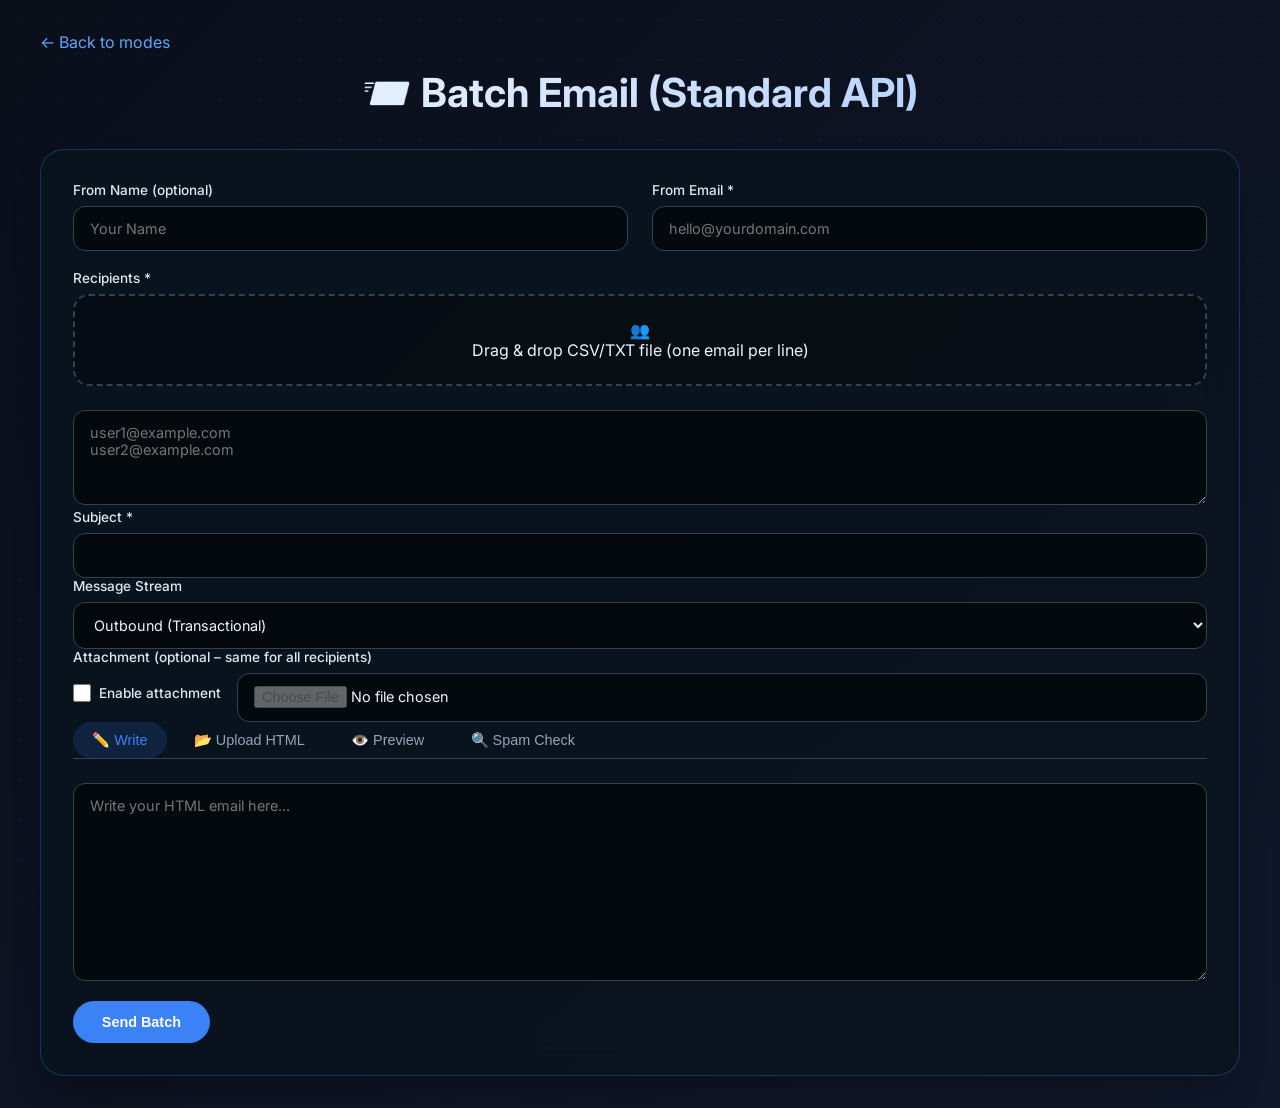
<file: frontend/batch.html>
<!DOCTYPE html>
<html lang="en">
<head>
    <meta charset="UTF-8">
    <meta name="viewport" content="width=device-width, initial-scale=1.0">
    <title>Batch Email – Postmark Flow</title>
    <link href="https://fonts.googleapis.com/css2?family=Inter:wght@300;400;500;600;700&display=swap" rel="stylesheet">
    <link rel="stylesheet" href="css/style.css">
</head>
<body>
    <div class="container">
        <a href="index.html" class="back-link">← Back to modes</a>
        <h1>📨 Batch Email (Standard API)</h1>
        <div class="form-card">
            <div class="form-row">
                <div class="form-group"><label>From Name (optional)</label><input type="text" id="fromName" placeholder="Your Name"></div>
                <div class="form-group"><label>From Email *</label><input type="email" id="fromEmail" placeholder="hello@yourdomain.com"></div>
            </div>
            <div class="form-group">
                <label>Recipients *</label>
                <div class="drag-zone" id="recipientDragZone" onclick="document.getElementById('recipientFile').click()" ondragover="dragOver(event)" ondragleave="dragLeave(event)" ondrop="dropRecipientsBatch(event)">
                    <div class="drag-icon">👥</div><div class="drag-text">Drag & drop CSV/TXT file (one email per line)</div>
                </div>
                <input type="file" id="recipientFile" accept=".csv,.txt" style="display:none">
                <div id="recipientBadge" class="file-badge" style="display:none"></div>
                <textarea id="recipients" rows="4" placeholder="user1@example.com&#10;user2@example.com" style="margin-top:0.5rem;"></textarea>
            </div>
            <div class="form-group"><label>Subject *</label><input type="text" id="subject"></div>
            
            <!-- Message Stream Selector -->
            <div class="form-group">
                <label>Message Stream</label>
                <select id="messageStream">
                    <option value="outbound">Outbound (Transactional)</option>
                    <option value="broadcast">Broadcast (Marketing)</option>
                </select>
            </div>

            <!-- Attachment row -->
            <div class="form-group">
                <label>Attachment (optional – same for all recipients)</label>
                <div class="attachment-row">
                    <label>
                        <input type="checkbox" id="attachCheckbox"> Enable attachment
                    </label>
                    <input type="file" id="attachmentFile" disabled>
                    <div id="attachmentInfo" class="file-badge" style="display:none"></div>
                </div>
            </div>
            
            <!-- Tabs: Write, Upload, Preview, Spam -->
            <div class="tabs" id="tabs">
                <button class="tab-btn active" data-tab="write">✏️ Write</button>
                <button class="tab-btn" data-tab="upload">📂 Upload HTML</button>
                <button class="tab-btn" data-tab="preview">👁️ Preview</button>
                <button class="tab-btn" data-tab="spam">🔍 Spam Check</button>
            </div>

            <!-- Write Tab -->
            <div id="writeTab" class="tab-pane active">
                <textarea id="htmlBody" rows="10" placeholder="Write your HTML email here..."></textarea>
            </div>

            <!-- Upload Tab (Drag & Drop) -->
            <div id="uploadTab" class="tab-pane">
                <div class="drag-zone" id="htmlDragZone" 
                     onclick="document.getElementById('htmlFileInput').click()" 
                     ondragover="dragOver(event)" 
                     ondragleave="dragLeave(event)" 
                     ondrop="dropHtmlFile(event)">
                    <div class="drag-icon">📄</div>
                    <div class="drag-text">Drag & drop an HTML file here<br>or click to select</div>
                </div>
                <input type="file" id="htmlFileInput" accept=".html,.htm" style="display:none">
                <div id="htmlUploadBadge" class="file-badge" style="display:none; margin-top:0.5rem;"></div>
            </div>

            <!-- Preview Tab -->
            <div id="previewTab" class="tab-pane">
                <div id="previewContent" class="preview-box"></div>
            </div>

            <!-- Spam Tab -->
            <div id="spamTab" class="tab-pane">
                <div id="spamResult" class="preview-box"></div>
                <button class="btn btn-secondary" style="width:100%; margin-top:1rem" onclick="checkSpamBatch()">🔍 Check Spam Score</button>
            </div>
            
            <button class="btn btn-primary" onclick="sendBatch()">Send Batch</button>
            <div id="result"></div>
        </div>
    </div>
    <script src="js/main.js"></script>
    <script>
        // Attachment handling (unchanged)
        let attachmentBase64 = null, attachmentName = null, attachmentType = null;
        const attachCheckbox = document.getElementById('attachCheckbox');
        const attachmentFile = document.getElementById('attachmentFile');
        attachCheckbox.addEventListener('change', () => {
            attachmentFile.disabled = !attachCheckbox.checked;
            if (!attachCheckbox.checked) {
                attachmentBase64 = null;
                document.getElementById('attachmentInfo').style.display = 'none';
                attachmentFile.value = '';
            }
        });
        attachmentFile.addEventListener('change', async (e) => {
            const file = e.target.files[0];
            if (file && attachCheckbox.checked) {
                attachmentBase64 = await fileToBase64(file);
                attachmentName = file.name;
                attachmentType = file.type;
                document.getElementById('attachmentInfo').textContent = `📎 ${file.name} ready`;
                document.getElementById('attachmentInfo').style.display = 'inline-block';
            } else {
                attachmentBase64 = null;
                document.getElementById('attachmentInfo').style.display = 'none';
            }
        });

        // Drag & drop for recipients
        window.dropRecipientsBatch = (e) => {
            e.preventDefault();
            const zone = e.currentTarget;
            zone.classList.remove('drag-over');
            const file = e.dataTransfer.files[0];
            if (file && (file.name.endsWith('.csv') || file.name.endsWith('.txt'))) processRecipientFile(file, 'recipients', 'recipientBadge');
            else alert('Please drop a CSV or TXT file');
        };
        document.getElementById('recipientFile').addEventListener('change', (e) => { if (e.target.files[0]) processRecipientFile(e.target.files[0], 'recipients', 'recipientBadge'); });

        // HTML file upload (drag & drop) logic
        function dropHtmlFile(e) {
            e.preventDefault();
            const zone = e.currentTarget;
            zone.classList.remove('drag-over');
            const file = e.dataTransfer.files[0];
            if (file && (file.name.endsWith('.html') || file.name.endsWith('.htm'))) {
                const reader = new FileReader();
                reader.onload = (ev) => {
                    const htmlContent = ev.target.result;
                    document.getElementById('htmlBody').value = htmlContent;
                    document.getElementById('previewContent').innerHTML = htmlContent;
                    document.getElementById('htmlUploadBadge').textContent = `✅ ${file.name} loaded`;
                    document.getElementById('htmlUploadBadge').style.display = 'inline-block';
                    zone.classList.add('success');
                    setTimeout(() => zone.classList.remove('success'), 1500);
                    // Switch to Preview tab automatically
                    document.querySelector('.tab-btn[data-tab="preview"]').click();
                };
                reader.readAsText(file);
            } else {
                alert('Please drop an HTML file (.html or .htm)');
            }
        }

        // Click to select HTML file
        document.getElementById('htmlFileInput').addEventListener('change', (e) => {
            const file = e.target.files[0];
            if (file) {
                const reader = new FileReader();
                reader.onload = (ev) => {
                    const htmlContent = ev.target.result;
                    document.getElementById('htmlBody').value = htmlContent;
                    document.getElementById('previewContent').innerHTML = htmlContent;
                    document.getElementById('htmlUploadBadge').textContent = `✅ ${file.name} loaded`;
                    document.getElementById('htmlUploadBadge').style.display = 'inline-block';
                    // Switch to Preview tab
                    document.querySelector('.tab-btn[data-tab="preview"]').click();
                };
                reader.readAsText(file);
            }
        });

        // Tabs logic (updated to include uploadTab)
        const tabs = document.querySelectorAll('.tab-btn');
        const panes = {
            write: document.getElementById('writeTab'),
            upload: document.getElementById('uploadTab'),
            preview: document.getElementById('previewTab'),
            spam: document.getElementById('spamTab')
        };
        tabs.forEach(btn => {
            btn.addEventListener('click', () => {
                const tab = btn.dataset.tab;
                tabs.forEach(b => b.classList.remove('active'));
                btn.classList.add('active');
                Object.values(panes).forEach(p => p.classList.remove('active'));
                panes[tab].classList.add('active');
                if (tab === 'preview') {
                    document.getElementById('previewContent').innerHTML = document.getElementById('htmlBody').value;
                }
            });
        });
        document.getElementById('htmlBody').addEventListener('input', () => {
            if (panes.preview.classList.contains('active')) {
                document.getElementById('previewContent').innerHTML = document.getElementById('htmlBody').value;
            }
        });

        // Spam check wrapper
        async function checkSpamBatch() { await checkSpam('htmlBody', 'spamResult'); }

        // Send batch with progress page redirect
        async function sendBatch() {
            const fromName = document.getElementById('fromName').value;
            const fromEmail = document.getElementById('fromEmail').value;
            const recipientsRaw = document.getElementById('recipients').value;
            const recipients = recipientsRaw.split('\n').filter(r => r.trim());
            const subject = document.getElementById('subject').value;
            const html = document.getElementById('htmlBody').value;
            const messageStream = document.getElementById('messageStream').value;
            
            if (!fromEmail || recipients.length === 0 || !subject) { 
                alert('Fill From Email, at least one recipient, and Subject'); 
                return; 
            }
            
            const payload = { 
                FromName: fromName, 
                FromEmail: fromEmail, 
                Recipients: recipients, 
                Subject: subject, 
                HtmlBody: html,
                MessageStream: messageStream
            };
            if (attachCheckbox.checked && attachmentBase64) {
                payload.Attachments = [{ Name: attachmentName, Content: attachmentBase64, ContentType: attachmentType }];
            }
            
            const resultDiv = document.getElementById('result');
            resultDiv.innerHTML = `<div class="alert">📤 Starting batch send... Redirecting to progress page...</div>`;
            
            try {
                const res = await fetch('/api/send/batch', { 
                    method: 'POST', 
                    headers: { 'Content-Type': 'application/json' }, 
                    body: JSON.stringify(payload) 
                });
                const data = await res.json();
                if (data.success) {
                    setTimeout(() => {
                        window.location.href = 'progress.html';
                    }, 1000);
                    resultDiv.innerHTML = `<div class="alert alert-success">✅ Batch started! Redirecting to progress monitor...</div>`;
                } else {
                    resultDiv.innerHTML = `<div class="alert alert-error">❌ Error: ${data.error}</div>`;
                }
            } catch(e) {
                resultDiv.innerHTML = `<div class="alert alert-error">❌ Network error: ${e.message}</div>`;
            }
        }
    </script>
</body>
</html>
</file>
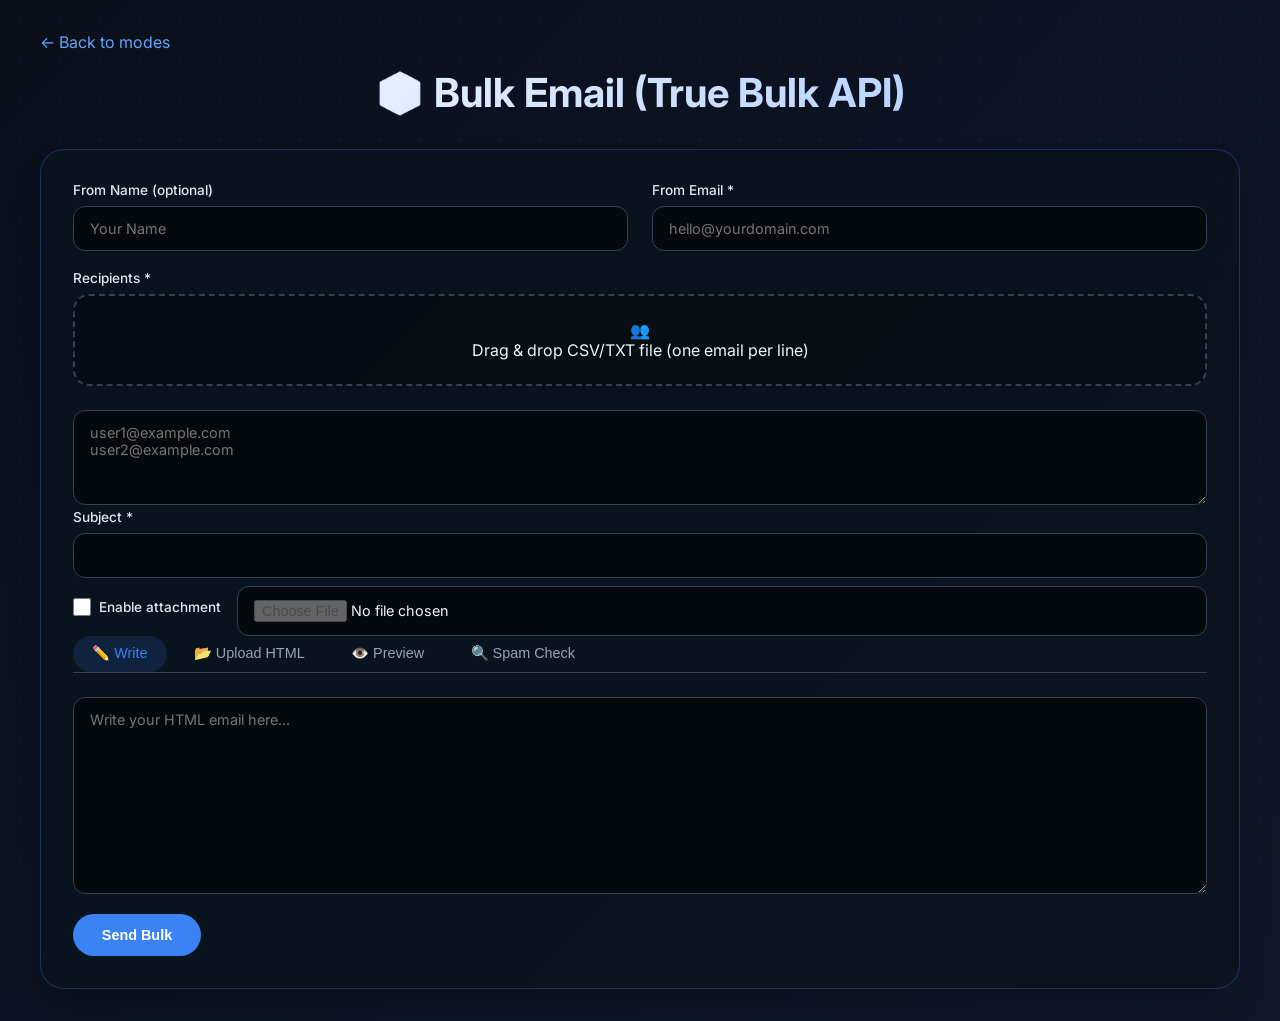
<file: frontend/bulk.html>
<!DOCTYPE html>
<html lang="en">
<head>
    <meta charset="UTF-8">
    <meta name="viewport" content="width=device-width, initial-scale=1.0">
    <title>Bulk Email – Postmark Flow</title>
    <link href="https://fonts.googleapis.com/css2?family=Inter:wght@300;400;500;600;700&display=swap" rel="stylesheet">
    <link rel="stylesheet" href="css/style.css">
</head>
<body>
    <div class="container">
        <a href="index.html" class="back-link">← Back to modes</a>
        <h1>📦 Bulk Email (True Bulk API)</h1>
        <div class="form-card">
            <div class="form-row">
                <div class="form-group"><label>From Name (optional)</label><input type="text" id="fromName" placeholder="Your Name"></div>
                <div class="form-group"><label>From Email *</label><input type="email" id="fromEmail" placeholder="hello@yourdomain.com"></div>
            </div>
            <div class="form-group">
                <label>Recipients *</label>
                <div class="drag-zone" id="recipientDragZone" onclick="document.getElementById('recipientFile').click()" ondragover="dragOver(event)" ondragleave="dragLeave(event)" ondrop="dropRecipientsBulk(event)">
                    <div class="drag-icon">👥</div><div class="drag-text">Drag & drop CSV/TXT file (one email per line)</div>
                </div>
                <input type="file" id="recipientFile" accept=".csv,.txt" style="display:none">
                <div id="recipientBadge" class="file-badge" style="display:none"></div>
                <textarea id="recipients" rows="4" placeholder="user1@example.com&#10;user2@example.com" style="margin-top:0.5rem;"></textarea>
            </div>
            <div class="form-group"><label>Subject *</label><input type="text" id="subject"></div>
            <div class="form-group">
                <div class="attachment-row">
                    <label>
                        <input type="checkbox" id="attachCheckbox"> Enable attachment
                    </label>
                    <input type="file" id="attachmentFile" disabled="">
                    <div id="attachmentInfo" class="file-badge" style="display:none"></div>
                </div>
            </div>
            
            <!-- Tabs: Write, Upload, Preview, Spam -->
            <div class="tabs" id="tabs">
                <button class="tab-btn active" data-tab="write">✏️ Write</button>
                <button class="tab-btn" data-tab="upload">📂 Upload HTML</button>
                <button class="tab-btn" data-tab="preview">👁️ Preview</button>
                <button class="tab-btn" data-tab="spam">🔍 Spam Check</button>
            </div>

            <!-- Write Tab -->
            <div id="writeTab" class="tab-pane active">
                <textarea id="htmlBody" rows="10" placeholder="Write your HTML email here..."></textarea>
            </div>

            <!-- Upload Tab (Drag & Drop) -->
            <div id="uploadTab" class="tab-pane">
                <div class="drag-zone" id="htmlDragZone" 
                     onclick="document.getElementById('htmlFileInput').click()" 
                     ondragover="dragOver(event)" 
                     ondragleave="dragLeave(event)" 
                     ondrop="dropHtmlFile(event)">
                    <div class="drag-icon">📄</div>
                    <div class="drag-text">Drag & drop an HTML file here<br>or click to select</div>
                </div>
                <input type="file" id="htmlFileInput" accept=".html,.htm" style="display:none">
                <div id="htmlUploadBadge" class="file-badge" style="display:none; margin-top:0.5rem;"></div>
            </div>

            <!-- Preview Tab -->
            <div id="previewTab" class="tab-pane">
                <div id="previewContent" class="preview-box"></div>
            </div>

            <!-- Spam Tab -->
            <div id="spamTab" class="tab-pane">
                <div id="spamResult" class="preview-box"></div>
                <button class="btn btn-secondary" style="width:100%; margin-top:1rem" onclick="checkSpamBulk()">🔍 Check Spam Score</button>
            </div>

            <button class="btn btn-primary" onclick="sendBulk()">Send Bulk</button>
            <div id="result"></div>
        </div>
    </div>
    <script src="js/main.js"></script>
    <script>
        // Attachment handling
        let attachmentBase64 = null, attachmentName = null, attachmentType = null;
        const attachCheckbox = document.getElementById('attachCheckbox');
        const attachmentFile = document.getElementById('attachmentFile');
        attachCheckbox.addEventListener('change', () => {
            attachmentFile.disabled = !attachCheckbox.checked;
            if (!attachCheckbox.checked) {
                attachmentBase64 = null;
                document.getElementById('attachmentInfo').style.display = 'none';
                attachmentFile.value = '';
            }
        });
        attachmentFile.addEventListener('change', async (e) => {
            const file = e.target.files[0];
            if (file && attachCheckbox.checked) {
                attachmentBase64 = await fileToBase64(file);
                attachmentName = file.name;
                attachmentType = file.type;
                document.getElementById('attachmentInfo').textContent = `📎 ${file.name} ready`;
                document.getElementById('attachmentInfo').style.display = 'inline-block';
            } else {
                attachmentBase64 = null;
                document.getElementById('attachmentInfo').style.display = 'none';
            }
        });

        // Drag & drop for recipients
        window.dropRecipientsBulk = (e) => {
            e.preventDefault();
            const zone = e.currentTarget;
            zone.classList.remove('drag-over');
            const file = e.dataTransfer.files[0];
            if (file && (file.name.endsWith('.csv') || file.name.endsWith('.txt'))) processRecipientFile(file, 'recipients', 'recipientBadge');
            else alert('Please drop a CSV or TXT file');
        };
        document.getElementById('recipientFile').addEventListener('change', (e) => { if (e.target.files[0]) processRecipientFile(e.target.files[0], 'recipients', 'recipientBadge'); });

        // HTML file upload (drag & drop) logic
        function dropHtmlFile(e) {
            e.preventDefault();
            const zone = e.currentTarget;
            zone.classList.remove('drag-over');
            const file = e.dataTransfer.files[0];
            if (file && (file.name.endsWith('.html') || file.name.endsWith('.htm'))) {
                const reader = new FileReader();
                reader.onload = (ev) => {
                    const htmlContent = ev.target.result;
                    document.getElementById('htmlBody').value = htmlContent;
                    document.getElementById('previewContent').innerHTML = htmlContent;
                    document.getElementById('htmlUploadBadge').textContent = `✅ ${file.name} loaded`;
                    document.getElementById('htmlUploadBadge').style.display = 'inline-block';
                    zone.classList.add('success');
                    setTimeout(() => zone.classList.remove('success'), 1500);
                    // Switch to Preview tab automatically
                    document.querySelector('.tab-btn[data-tab="preview"]').click();
                };
                reader.readAsText(file);
            } else {
                alert('Please drop an HTML file (.html or .htm)');
            }
        }

        // Click to select HTML file
        document.getElementById('htmlFileInput').addEventListener('change', (e) => {
            const file = e.target.files[0];
            if (file) {
                const reader = new FileReader();
                reader.onload = (ev) => {
                    const htmlContent = ev.target.result;
                    document.getElementById('htmlBody').value = htmlContent;
                    document.getElementById('previewContent').innerHTML = htmlContent;
                    document.getElementById('htmlUploadBadge').textContent = `✅ ${file.name} loaded`;
                    document.getElementById('htmlUploadBadge').style.display = 'inline-block';
                    // Switch to Preview tab
                    document.querySelector('.tab-btn[data-tab="preview"]').click();
                };
                reader.readAsText(file);
            }
        });

        // Tabs logic (updated to include uploadTab)
        const tabs = document.querySelectorAll('.tab-btn');
        const panes = {
            write: document.getElementById('writeTab'),
            upload: document.getElementById('uploadTab'),
            preview: document.getElementById('previewTab'),
            spam: document.getElementById('spamTab')
        };
        tabs.forEach(btn => {
            btn.addEventListener('click', () => {
                const tab = btn.dataset.tab;
                tabs.forEach(b => b.classList.remove('active'));
                btn.classList.add('active');
                Object.values(panes).forEach(p => p.classList.remove('active'));
                panes[tab].classList.add('active');
                if (tab === 'preview') {
                    document.getElementById('previewContent').innerHTML = document.getElementById('htmlBody').value;
                }
            });
        });
        document.getElementById('htmlBody').addEventListener('input', () => {
            if (panes.preview.classList.contains('active')) {
                document.getElementById('previewContent').innerHTML = document.getElementById('htmlBody').value;
            }
        });

        // Spam check wrapper
        async function checkSpamBulk() { await checkSpam('htmlBody', 'spamResult'); }

        // Send bulk (uses backend endpoint that sets MessageStream='broadcast')
        async function sendBulk() {
            const fromName = document.getElementById('fromName').value;
            const fromEmail = document.getElementById('fromEmail').value;
            const recipientsRaw = document.getElementById('recipients').value;
            const recipients = recipientsRaw.split('\n').filter(r => r.trim());
            const subject = document.getElementById('subject').value;
            const html = document.getElementById('htmlBody').value;
            if (!fromEmail || recipients.length === 0 || !subject) { 
                alert('Fill From Email, at least one recipient, and Subject'); 
                return; 
            }
            const payload = { 
                FromName: fromName, 
                FromEmail: fromEmail, 
                Recipients: recipients, 
                Subject: subject, 
                HtmlBody: html 
            };
            if (attachCheckbox.checked && attachmentBase64) {
                payload.Attachments = [{ Name: attachmentName, Content: attachmentBase64, ContentType: attachmentType }];
            }
            const resultDiv = document.getElementById('result');
            resultDiv.innerHTML = `📤 Sending bulk request for ${recipients.length} recipients...`;
            try {
                const res = await fetch('/api/send/bulk', { 
                    method: 'POST', 
                    headers: { 'Content-Type': 'application/json' }, 
                    body: JSON.stringify(payload) 
                });
                const data = await res.json();
                if (data.success) {
                    resultDiv.innerHTML = `<div class="alert alert-success">✅ Bulk accepted! Batch ID: ${data.batch_id}<br>Total recipients after dedup: ${data.total_recipients}<br>Duplicates removed: ${data.duplicates_removed}</div>`;
                } else {
                    resultDiv.innerHTML = `<div class="alert alert-error">❌ Error: ${data.error}</div>`;
                }
            } catch(e) { 
                resultDiv.innerHTML = `<div class="alert alert-error">❌ Network error: ${e.message}</div>`; 
            }
        }
    </script>
</body>
</html>
</file>
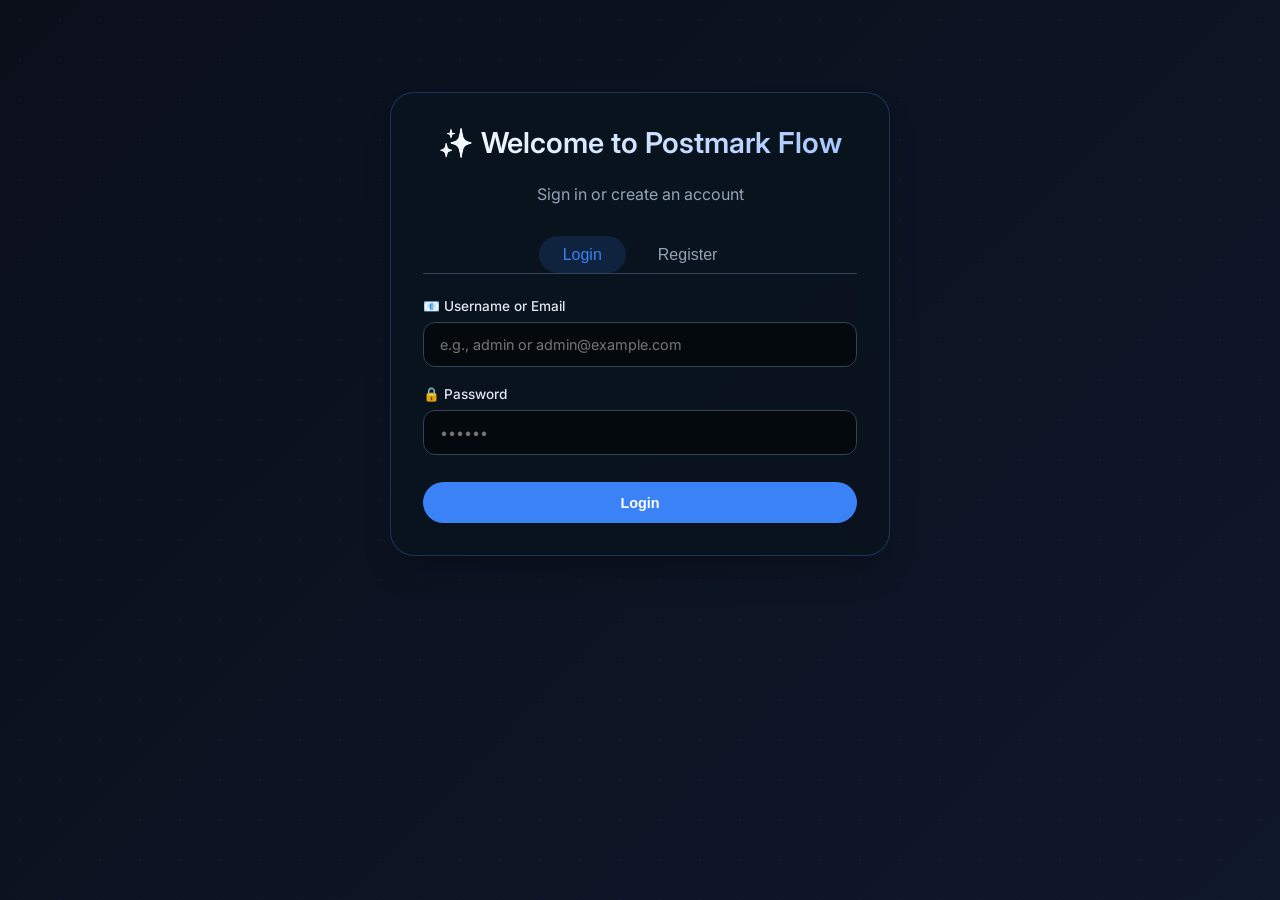
<file: frontend/login.html>
<!DOCTYPE html>
<html lang="en">
<head>
    <meta charset="UTF-8">
    <meta name="viewport" content="width=device-width, initial-scale=1.0">
    <title>Login / Register - Postmark Flow</title>
    <link href="https://fonts.googleapis.com/css2?family=Inter:wght@300;400;500;600;700&display=swap" rel="stylesheet">
    <link rel="stylesheet" href="css/style.css">
    <style>
        /* Additional tweaks specific to auth page */
        .auth-container {
            max-width: 500px;
            margin: 60px auto;
        }
        .tabs {
            display: flex;
            gap: 0.5rem;
            border-bottom: 1px solid #334155;
            margin-bottom: 1.5rem;
            justify-content: center;
        }
        .tab-btn {
            background: none;
            border: none;
            padding: 0.6rem 1.5rem;
            font-size: 1rem;
            font-weight: 500;
            color: #94a3b8;
            cursor: pointer;
            border-radius: 2rem;
            transition: 0.2s;
        }
        .tab-btn.active {
            color: #3b82f6;
            background: rgba(59,130,246,0.15);
        }
        .form-card {
            padding: 2rem;
        }
        .form-group {
            margin-bottom: 1.2rem;
        }
        .form-group label {
            display: block;
            font-size: 0.85rem;
            font-weight: 500;
            margin-bottom: 0.5rem;
            color: #e2e8f0;
        }
        .form-group input {
            width: 100%;
            padding: 0.8rem 1rem;
            background: rgba(0,0,0,0.5);
            border: 1px solid #334155;
            border-radius: 0.75rem;
            font-family: inherit;
            font-size: 0.9rem;
            color: #f1f5f9;
        }
        .form-group input:focus {
            outline: none;
            border-color: #3b82f6;
            box-shadow: 0 0 0 2px rgba(59,130,246,0.3);
        }
        button[type="submit"] {
            width: 100%;
            padding: 0.8rem;
            margin-top: 0.5rem;
        }
        .error-msg, .success-msg {
            padding: 0.75rem;
            border-radius: 0.75rem;
            margin-bottom: 1.2rem;
            font-size: 0.85rem;
        }
        .error-msg {
            background: rgba(239,68,68,0.2);
            color: #f87171;
            border: 1px solid rgba(239,68,68,0.4);
        }
        .success-msg {
            background: rgba(16,185,129,0.2);
            color: #34d399;
            border: 1px solid rgba(16,185,129,0.4);
        }
        h2 {
            text-align: center;
            margin-bottom: 1.5rem;
            font-size: 1.8rem;
            font-weight: 600;
            background: linear-gradient(135deg, #fff, #a0c4ff);
            -webkit-background-clip: text;
            background-clip: text;
            color: transparent;
        }
        .sub {
            text-align: center;
            margin-bottom: 2rem;
            color: #94a3b8;
        }
    </style>
</head>
<body>
    <div class="container auth-container">
        <div class="form-card">
            <h2>✨ Welcome to Postmark Flow</h2>
            <p class="sub">Sign in or create an account</p>
            
            <div class="tabs">
                <button class="tab-btn active" id="loginTab">Login</button>
                <button class="tab-btn" id="registerTab">Register</button>
            </div>
            
            <!-- Login Form -->
            <div id="loginForm">
                <div id="loginError" class="error-msg" style="display: none;"></div>
                <div id="loginSuccess" class="success-msg" style="display: none;"></div>
                <form id="loginFormElement">
                    <div class="form-group">
                        <label>📧 Username or Email</label>
                        <input type="text" name="identifier" placeholder="e.g., admin or admin@example.com" required>
                    </div>
                    <div class="form-group">
                        <label>🔒 Password</label>
                        <input type="password" name="password" placeholder="••••••" required>
                    </div>
                    <button type="submit" class="btn btn-primary">Login</button>
                </form>
            </div>
            
            <!-- Register Form (hidden initially) -->
            <div id="registerForm" style="display: none;">
                <div id="registerError" class="error-msg" style="display: none;"></div>
                <div id="registerSuccess" class="success-msg" style="display: none;"></div>
                <form id="registerFormElement">
                    <div class="form-group">
                        <label>👤 Username</label>
                        <input type="text" name="username" placeholder="Choose a username" required>
                    </div>
                    <div class="form-group">
                        <label>📧 Email</label>
                        <input type="email" name="email" placeholder="your@email.com" required>
                    </div>
                    <div class="form-group">
                        <label>🔒 Password (min 6 characters)</label>
                        <input type="password" name="password" placeholder="••••••" required>
                    </div>
                    <button type="submit" class="btn btn-primary">Create Account</button>
                </form>
            </div>
        </div>
    </div>

    <script>
        // Tab switching
        const loginTab = document.getElementById('loginTab');
        const registerTab = document.getElementById('registerTab');
        const loginDiv = document.getElementById('loginForm');
        const registerDiv = document.getElementById('registerForm');
        
        loginTab.addEventListener('click', () => {
            loginTab.classList.add('active');
            registerTab.classList.remove('active');
            loginDiv.style.display = 'block';
            registerDiv.style.display = 'none';
        });
        
        registerTab.addEventListener('click', () => {
            registerTab.classList.add('active');
            loginTab.classList.remove('active');
            loginDiv.style.display = 'none';
            registerDiv.style.display = 'block';
        });
        
        // Login handler
        document.getElementById('loginFormElement').addEventListener('submit', async (e) => {
            e.preventDefault();
            const identifier = e.target.identifier.value;
            const password = e.target.password.value;
            const errorDiv = document.getElementById('loginError');
            const successDiv = document.getElementById('loginSuccess');
            errorDiv.style.display = 'none';
            successDiv.style.display = 'none';
            
            try {
                const res = await fetch('/api/auth/login', {
                    method: 'POST',
                    headers: { 'Content-Type': 'application/json' },
                    body: JSON.stringify({ username: identifier, password })
                });
                const data = await res.json();
                if (res.ok) {
                    successDiv.textContent = '✅ Login successful! Redirecting...';
                    successDiv.style.display = 'block';
                    setTimeout(() => {
                        window.location.href = '/';
                    }, 1000);
                } else {
                    errorDiv.textContent = data.error || 'Login failed';
                    errorDiv.style.display = 'block';
                }
            } catch (err) {
                errorDiv.textContent = 'Network error';
                errorDiv.style.display = 'block';
            }
        });
        
        // Register handler
        document.getElementById('registerFormElement').addEventListener('submit', async (e) => {
            e.preventDefault();
            const username = e.target.username.value;
            const email = e.target.email.value;
            const password = e.target.password.value;
            const errorDiv = document.getElementById('registerError');
            const successDiv = document.getElementById('registerSuccess');
            errorDiv.style.display = 'none';
            successDiv.style.display = 'none';
            
            try {
                const res = await fetch('/api/auth/register', {
                    method: 'POST',
                    headers: { 'Content-Type': 'application/json' },
                    body: JSON.stringify({ username, email, password })
                });
                const data = await res.json();
                if (res.ok) {
                    successDiv.textContent = '✅ Registration successful! Please log in.';
                    successDiv.style.display = 'block';
                    // Switch to login tab after 2 seconds
                    setTimeout(() => {
                        loginTab.click();
                        e.target.reset();
                    }, 2000);
                } else {
                    errorDiv.textContent = data.error || 'Registration failed';
                    errorDiv.style.display = 'block';
                }
            } catch (err) {
                errorDiv.textContent = 'Network error';
                errorDiv.style.display = 'block';
            }
        });
    </script>
</body>
</html>
</file>
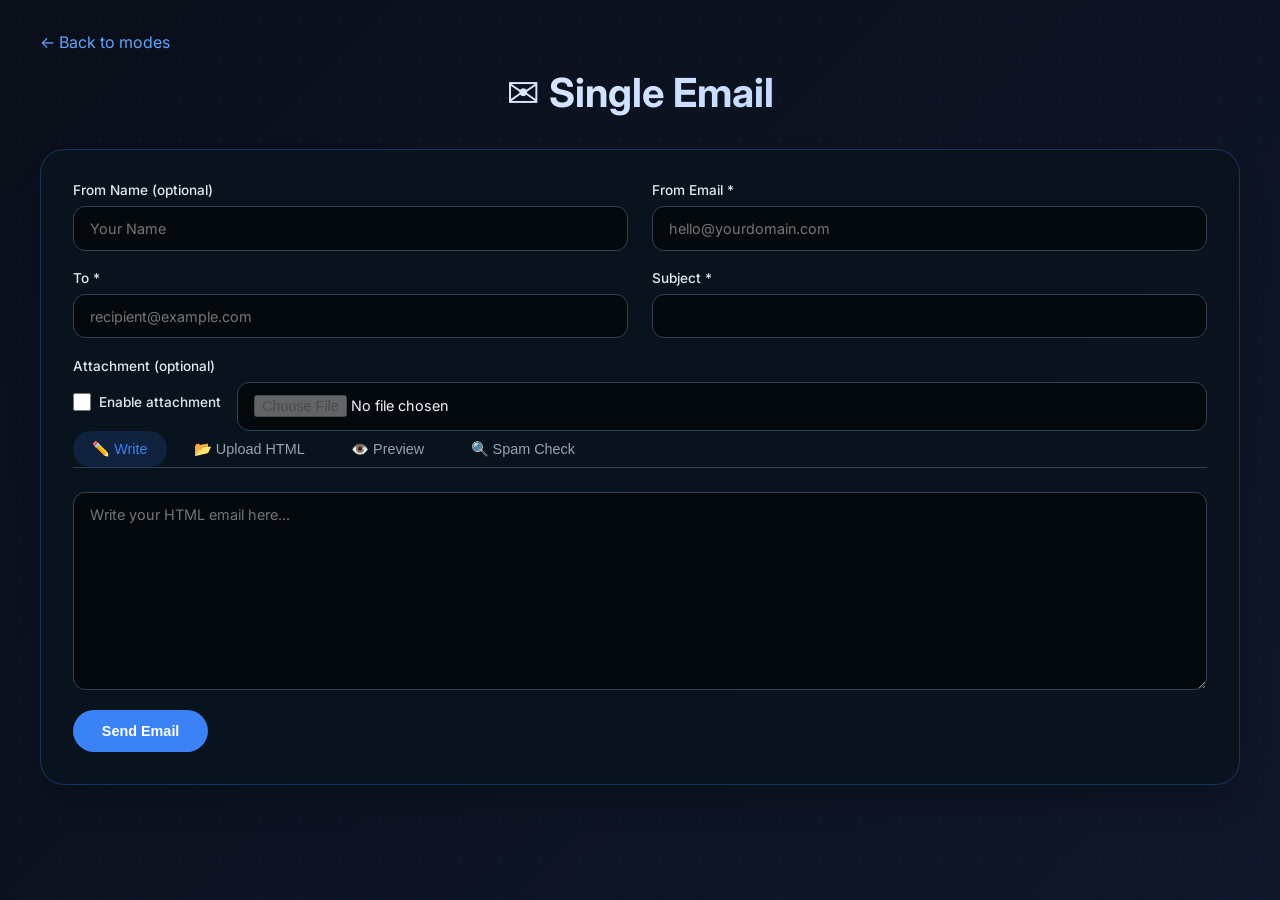
<file: frontend/single.html>
<!DOCTYPE html>
<html lang="en">
<head>
    <meta charset="UTF-8">
    <meta name="viewport" content="width=device-width, initial-scale=1.0">
    <title>Single Email – Postmark Flow</title>
    <link href="https://fonts.googleapis.com/css2?family=Inter:wght@300;400;500;600;700&display=swap" rel="stylesheet">
    <link rel="stylesheet" href="css/style.css">
</head>
<body>
    <div class="container">
        <a href="index.html" class="back-link">← Back to modes</a>
        <h1>✉️ Single Email</h1>
        <div class="form-card">
            <div class="form-row">
                <div class="form-group"><label>From Name (optional)</label><input type="text" id="fromName" placeholder="Your Name"></div>
                <div class="form-group"><label>From Email *</label><input type="email" id="fromEmail" placeholder="hello@yourdomain.com"></div>
            </div>
            <div class="form-row">
                <div class="form-group"><label>To *</label><input type="email" id="to" placeholder="recipient@example.com"></div>
                <div class="form-group"><label>Subject *</label><input type="text" id="subject"></div>
            </div>
            <!-- Attachment row -->
            <div class="form-group">
                <label>Attachment (optional)</label>
                <div class="attachment-row">
                    <label>
                        <input type="checkbox" id="attachCheckbox"> Enable attachment
                    </label>
                    <input type="file" id="attachmentFile" disabled>
                    <div id="attachmentInfo" class="file-badge" style="display:none"></div>
                </div>
            </div>

            <!-- Tabs: Write, Upload, Preview, Spam -->
            <div class="tabs" id="tabs">
                <button class="tab-btn active" data-tab="write">✏️ Write</button>
                <button class="tab-btn" data-tab="upload">📂 Upload HTML</button>
                <button class="tab-btn" data-tab="preview">👁️ Preview</button>
                <button class="tab-btn" data-tab="spam">🔍 Spam Check</button>
            </div>

            <!-- Write Tab -->
            <div id="writeTab" class="tab-pane active">
                <textarea id="htmlBody" rows="10" placeholder="Write your HTML email here..."></textarea>
            </div>

            <!-- Upload Tab (Drag & Drop) -->
            <div id="uploadTab" class="tab-pane">
                <div class="drag-zone" id="htmlDragZone" 
                     onclick="document.getElementById('htmlFileInput').click()" 
                     ondragover="dragOver(event)" 
                     ondragleave="dragLeave(event)" 
                     ondrop="dropHtmlFile(event)">
                    <div class="drag-icon">📄</div>
                    <div class="drag-text">Drag & drop an HTML file here<br>or click to select</div>
                </div>
                <input type="file" id="htmlFileInput" accept=".html,.htm" style="display:none">
                <div id="htmlUploadBadge" class="file-badge" style="display:none; margin-top:0.5rem;"></div>
            </div>

            <!-- Preview Tab -->
            <div id="previewTab" class="tab-pane">
                <div id="previewContent" class="preview-box"></div>
            </div>

            <!-- Spam Tab -->
            <div id="spamTab" class="tab-pane">
                <div id="spamResult" class="preview-box"></div>
                <button class="btn btn-secondary" style="width:100%; margin-top:1rem" onclick="checkSpamSingle()">🔍 Check Spam Score</button>
            </div>

            <button class="btn btn-primary" onclick="sendSingle()">Send Email</button>
            <div id="result"></div>
        </div>
    </div>
    <script src="js/main.js"></script>
    <script>
        // Attachment handling (unchanged)
        let attachmentBase64 = null, attachmentName = null, attachmentType = null;
        const attachCheckbox = document.getElementById('attachCheckbox');
        const attachmentFile = document.getElementById('attachmentFile');
        attachCheckbox.addEventListener('change', () => {
            attachmentFile.disabled = !attachCheckbox.checked;
            if (!attachCheckbox.checked) {
                attachmentBase64 = null;
                document.getElementById('attachmentInfo').style.display = 'none';
                attachmentFile.value = '';
            }
        });
        attachmentFile.addEventListener('change', async (e) => {
            const file = e.target.files[0];
            if (file && attachCheckbox.checked) {
                attachmentBase64 = await fileToBase64(file);
                attachmentName = file.name;
                attachmentType = file.type;
                document.getElementById('attachmentInfo').textContent = `📎 ${file.name} ready`;
                document.getElementById('attachmentInfo').style.display = 'inline-block';
            } else {
                attachmentBase64 = null;
                document.getElementById('attachmentInfo').style.display = 'none';
            }
        });

        // HTML file upload (drag & drop) logic
        function dropHtmlFile(e) {
            e.preventDefault();
            const zone = e.currentTarget;
            zone.classList.remove('drag-over');
            const file = e.dataTransfer.files[0];
            if (file && (file.name.endsWith('.html') || file.name.endsWith('.htm'))) {
                const reader = new FileReader();
                reader.onload = (ev) => {
                    const htmlContent = ev.target.result;
                    document.getElementById('htmlBody').value = htmlContent;
                    document.getElementById('previewContent').innerHTML = htmlContent;
                    document.getElementById('htmlUploadBadge').textContent = `✅ ${file.name} loaded`;
                    document.getElementById('htmlUploadBadge').style.display = 'inline-block';
                    zone.classList.add('success');
                    setTimeout(() => zone.classList.remove('success'), 1500);
                    // Optional: switch to Preview tab automatically
                    document.querySelector('.tab-btn[data-tab="preview"]').click();
                };
                reader.readAsText(file);
            } else {
                alert('Please drop an HTML file (.html or .htm)');
            }
        }

        // Click to select file
        document.getElementById('htmlFileInput').addEventListener('change', (e) => {
            const file = e.target.files[0];
            if (file) {
                const reader = new FileReader();
                reader.onload = (ev) => {
                    const htmlContent = ev.target.result;
                    document.getElementById('htmlBody').value = htmlContent;
                    document.getElementById('previewContent').innerHTML = htmlContent;
                    document.getElementById('htmlUploadBadge').textContent = `✅ ${file.name} loaded`;
                    document.getElementById('htmlUploadBadge').style.display = 'inline-block';
                    // Auto switch to Preview
                    document.querySelector('.tab-btn[data-tab="preview"]').click();
                };
                reader.readAsText(file);
            }
        });

        // Tabs logic (updated to include uploadTab)
        const tabs = document.querySelectorAll('.tab-btn');
        const panes = {
            write: document.getElementById('writeTab'),
            upload: document.getElementById('uploadTab'),
            preview: document.getElementById('previewTab'),
            spam: document.getElementById('spamTab')
        };
        tabs.forEach(btn => {
            btn.addEventListener('click', () => {
                const tab = btn.dataset.tab;
                tabs.forEach(b => b.classList.remove('active'));
                btn.classList.add('active');
                Object.values(panes).forEach(p => p.classList.remove('active'));
                panes[tab].classList.add('active');
                if (tab === 'preview') {
                    document.getElementById('previewContent').innerHTML = document.getElementById('htmlBody').value;
                }
            });
        });

        // Update preview when Write tab content changes
        document.getElementById('htmlBody').addEventListener('input', () => {
            if (panes.preview.classList.contains('active')) {
                document.getElementById('previewContent').innerHTML = document.getElementById('htmlBody').value;
            }
        });

        // Spam check wrapper
        async function checkSpamSingle() { await checkSpam('htmlBody', 'spamResult'); }

        // Send single email (unchanged logic)
        async function sendSingle() {
            const fromName = document.getElementById('fromName').value;
            const fromEmail = document.getElementById('fromEmail').value;
            const to = document.getElementById('to').value;
            const subject = document.getElementById('subject').value;
            const html = document.getElementById('htmlBody').value;
            if (!fromEmail || !to || !subject) { alert('Fill From Email, To, and Subject'); return; }
            const payload = { FromName: fromName, FromEmail: fromEmail, To: to, Subject: subject, HtmlBody: html };
            if (attachCheckbox.checked && attachmentBase64) {
                payload.Attachments = [{ Name: attachmentName, Content: attachmentBase64, ContentType: attachmentType }];
            }
            const resultDiv = document.getElementById('result');
            resultDiv.innerHTML = 'Sending...';
            try {
                const res = await fetch('/api/send', { method: 'POST', headers: { 'Content-Type': 'application/json' }, body: JSON.stringify(payload) });
                const data = await res.json();
                if (data.success) resultDiv.innerHTML = `<div class="alert alert-success">✅ Sent! Message ID: ${data.message_id}</div>`;
                else resultDiv.innerHTML = `<div class="alert alert-error">❌ Error: ${data.error}</div>`;
            } catch(e) { resultDiv.innerHTML = `<div class="alert alert-error">❌ Network error: ${e.message}</div>`; }
        }
    </script>
</body>
</html>
</file>
<file: frontend/css/style.css>
* {
    margin: 0;
    padding: 0;
    box-sizing: border-box;
}

body {
    font-family: 'Inter', system-ui, sans-serif;
    background: linear-gradient(135deg, #0a0f1a, #0f172a);
    min-height: 100vh;
    color: #f1f5f9;
    padding: 2rem;
    position: relative;
}

/* Subtle background pattern for depth (no interference) */
body::before {
    content: '';
    position: fixed;
    top: 0;
    left: 0;
    width: 100%;
    height: 100%;
    background-image: radial-gradient(rgba(59,130,246,0.08) 1px, transparent 1px);
    background-size: 40px 40px;
    pointer-events: none;
    z-index: 0;
}

.container {
    position: relative;
    z-index: 10;
    max-width: 1200px;
    margin: 0 auto;
}

/* Cards (index) */
.cards {
    display: flex;
    justify-content: center;
    gap: 2rem;
    flex-wrap: wrap;
    margin-top: 3rem;
}
.card {
    background: rgba(15, 25, 40, 0.85);
    backdrop-filter: blur(12px);
    border-radius: 1.5rem;
    padding: 2rem;
    width: 280px;
    text-align: center;
    cursor: pointer;
    transition: 0.3s;
    border: 1px solid rgba(59,130,246,0.3);
    text-decoration: none;
    color: inherit;
    display: block;
}
.card:hover {
    transform: translateY(-8px);
    border-color: #3b82f6;
    background: rgba(30, 45, 65, 0.9);
}
.card-icon { font-size: 3rem; margin-bottom: 1rem; }
.card h3 { font-size: 1.5rem; margin-bottom: 0.5rem; }
.card p { color: #cbd5e6; font-size: 0.85rem; }

/* Form containers – solid dark background with blur */
.form-card {
    background: rgba(10, 20, 30, 0.92);
    backdrop-filter: blur(16px);
    border-radius: 1.5rem;
    padding: 2rem;
    margin-top: 2rem;
    border: 1px solid rgba(59,130,246,0.3);
    box-shadow: 0 20px 35px -10px rgba(0,0,0,0.3);
}
h1 {
    font-size: 2.5rem;
    text-align: center;
    margin-bottom: 0.5rem;
    background: linear-gradient(135deg, #fff, #a0c4ff);
    -webkit-background-clip: text;
    background-clip: text;
    color: transparent;
}
.sub {
    text-align: center;
    margin-bottom: 2rem;
    color: #94a3b8;
}
.form-row {
    display: flex;
    gap: 1.5rem;
    flex-wrap: wrap;
    margin-bottom: 1.2rem;
}
.form-group {
    flex: 1;
    min-width: 200px;
}
label {
    display: block;
    font-size: 0.85rem;
    font-weight: 500;
    margin-bottom: 0.5rem;
    color: #e2e8f0;
}
input, textarea, select {
    width: 100%;
    padding: 0.8rem 1rem;
    background: rgba(0,0,0,0.5);
    border: 1px solid #334155;
    border-radius: 0.75rem;
    font-family: inherit;
    font-size: 0.9rem;
    color: #f1f5f9;
}
input:focus, textarea:focus, select:focus {
    outline: none;
    border-color: #3b82f6;
    box-shadow: 0 0 0 2px rgba(59,130,246,0.3);
}
.drag-zone {
    border: 2px dashed #334155;
    border-radius: 1rem;
    padding: 1.5rem;
    text-align: center;
    background: rgba(0,0,0,0.3);
    cursor: pointer;
    transition: 0.2s;
    margin-bottom: 1rem;
}
.drag-zone.drag-over {
    border-color: #3b82f6;
    background: rgba(59,130,246,0.15);
}
.drag-zone.success {
    border-color: #10b981;
    background: rgba(16,185,129,0.1);
}
.file-badge {
    display: inline-block;
    background: #10b98120;
    color: #34d399;
    padding: 0.3rem 0.8rem;
    border-radius: 2rem;
    font-size: 0.75rem;
    margin-top: 0.5rem;
}
.tabs {
    display: flex;
    gap: 0.5rem;
    border-bottom: 1px solid #334155;
    margin-bottom: 1.5rem;
}
.tab-btn {
    background: none;
    border: none;
    padding: 0.6rem 1.2rem;
    font-size: 0.9rem;
    font-weight: 500;
    color: #94a3b8;
    cursor: pointer;
    border-radius: 2rem;
}
.tab-btn.active {
    color: #3b82f6;
    background: rgba(59,130,246,0.15);
}
.tab-pane { display: none; }
.tab-pane.active { display: block; }
.preview-box {
    background: white;
    border: 1px solid #cbd5e6;
    border-radius: 1rem;
    padding: 1rem;
    min-height: 280px;
    overflow: auto;
    color: #1e293b;
}
.preview-box img {
    max-width: 100%;
    height: auto;
}
.btn {
    padding: 0.8rem 1.8rem;
    border-radius: 2rem;
    font-weight: 600;
    border: none;
    cursor: pointer;
    font-size: 0.9rem;
    margin-top: 1rem;
}
.btn-primary {
    background: #3b82f6;
    color: white;
}
.btn-primary:hover { background: #2563eb; }
.btn-secondary {
    background: rgba(45,58,78,0.8);
    color: #eef2ff;
    border: 1px solid #475569;
}
.alert {
    margin-top: 1rem;
    padding: 1rem;
    border-radius: 1rem;
}
.alert-success {
    background: #10b98120;
    color: #34d399;
    border: 1px solid #10b98160;
}
.alert-error {
    background: #ef444420;
    color: #f87171;
    border: 1px solid #ef444460;
}
.back-link {
    display: inline-block;
    margin-bottom: 1rem;
    color: #60a5fa;
    text-decoration: none;
}
.back-link:hover { text-decoration: underline; }

/* Table for logs */
.log-table {
    width: 100%;
    border-collapse: collapse;
    margin-top: 1rem;
}
.log-table th, .log-table td {
    padding: 0.75rem;
    text-align: left;
    border-bottom: 1px solid #334155;
}
.log-table th {
    background: rgba(0,0,0,0.3);
    font-weight: 600;
}
.status-sent { color: #34d399; }
.status-failed { color: #f87171; }
.status-pending { color: #fbbf24; }

/* Attachment row – checkbox + file input on same line */
.attachment-row {
    display: flex;
    align-items: center;
    gap: 1rem;
    flex-wrap: wrap;
    margin-top: 0.5rem;
}
.attachment-row label {
    display: flex;
    align-items: center;
    gap: 0.5rem;
    cursor: pointer;
}
.attachment-row input[type="checkbox"] {
    width: 18px;
    height: 18px;
    margin: 0;
}
.attachment-row input[type="file"] {
    flex: 1;
    min-width: 200px;
}
</file>
